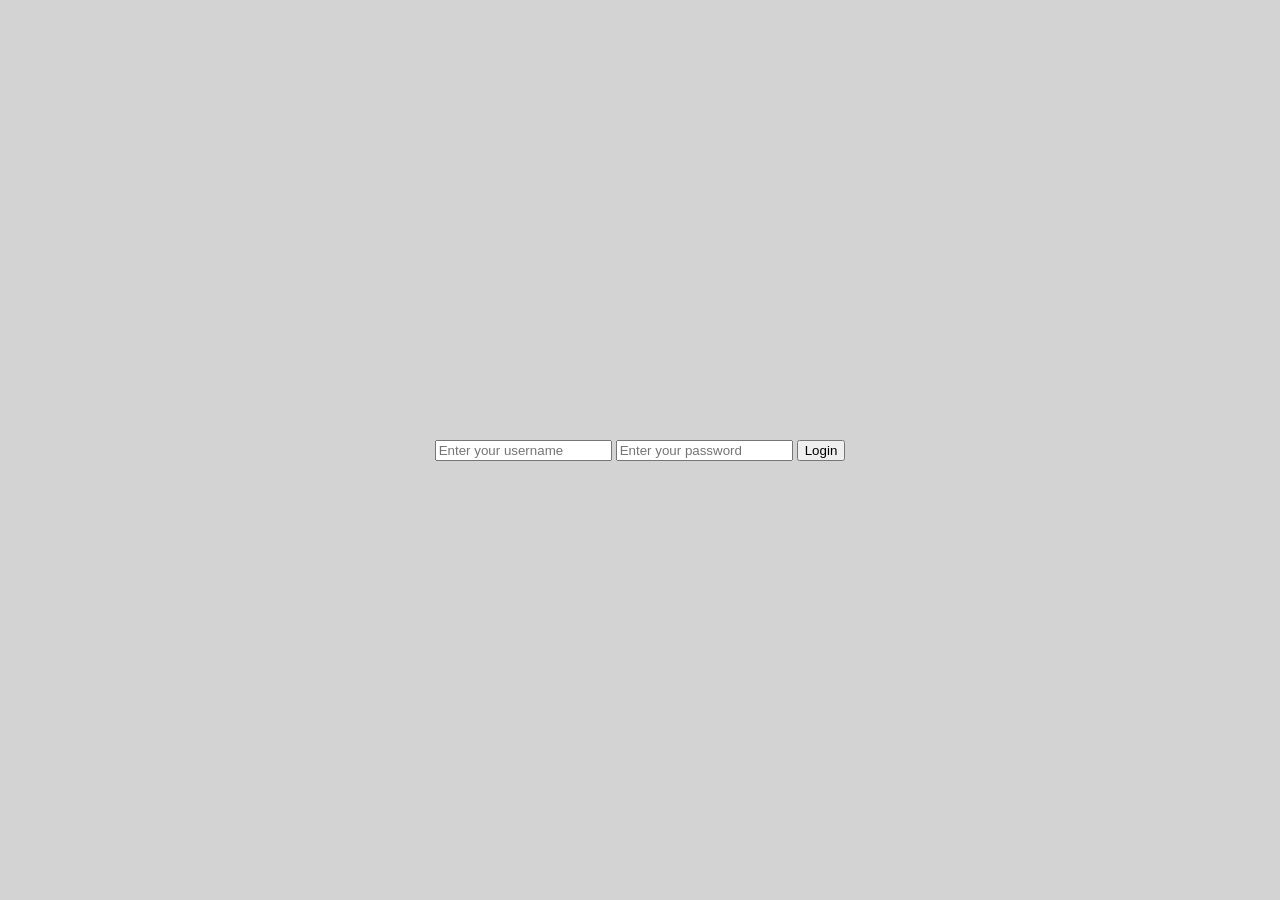
<file: login page/index.html>
<!DOCTYPE html>
<html>
<head>
    <link rel="stylesheet" href="style.css">
</head>
<body>
    <form id="loginForm">
        <input type="text" id="username" placeholder="Enter your username">
        <input type="password" id="password" placeholder="Enter your password">
        <button type="submit">Login</button>
    </form>
    <script src="script.js"></script>
</body>
</html>
</file>
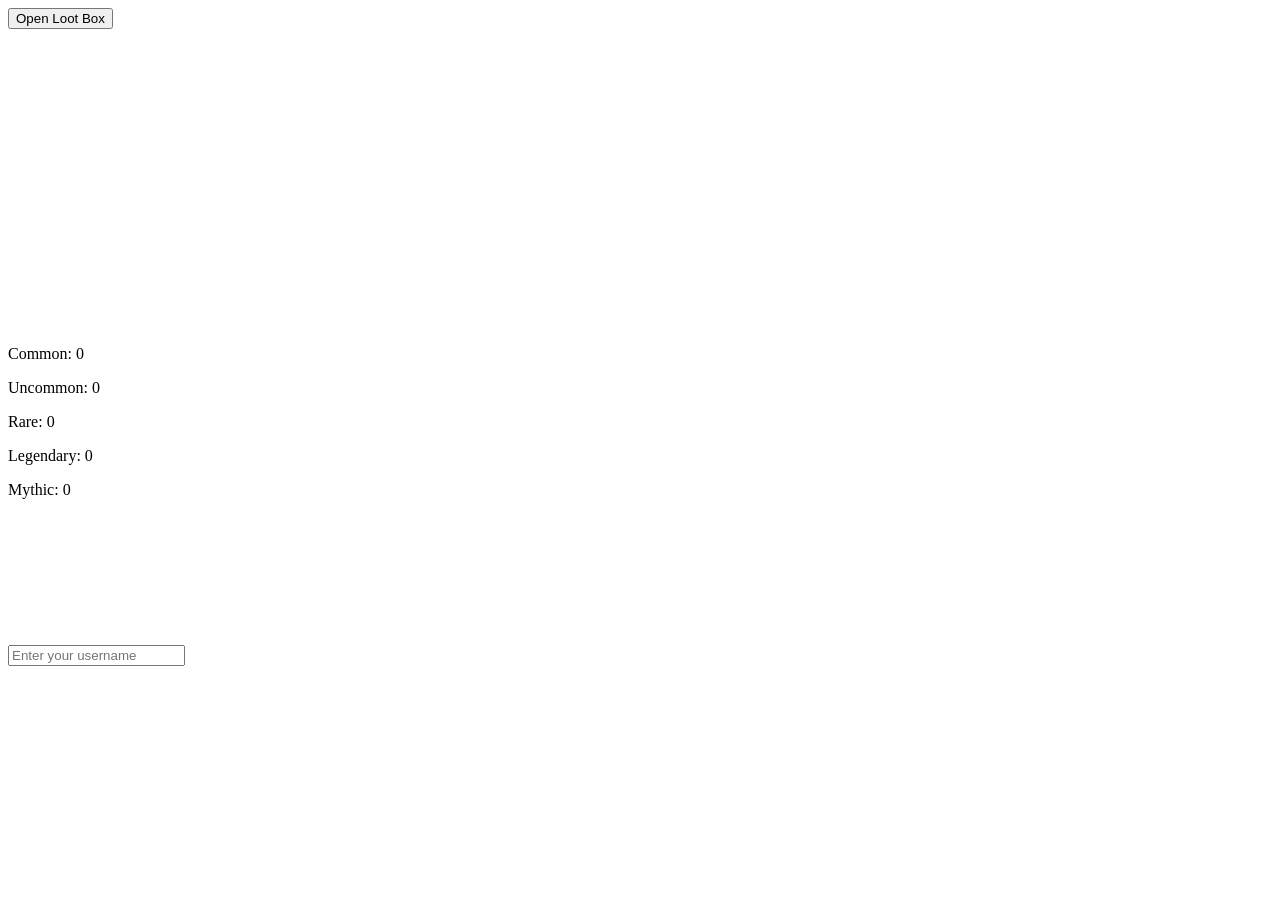
<file: lootbox/index.html>
<!DOCTYPE html>
<html>
<head>
    <link rel="stylesheet" href="style.css">
</head>
<body>
     <button id="roll">Open Loot Box</button>
        <div id="lootbox"></div>
    <script src="script.js"></script>
</body>
</html>

<input type="text" id="username" placeholder="Enter your username">
</file>
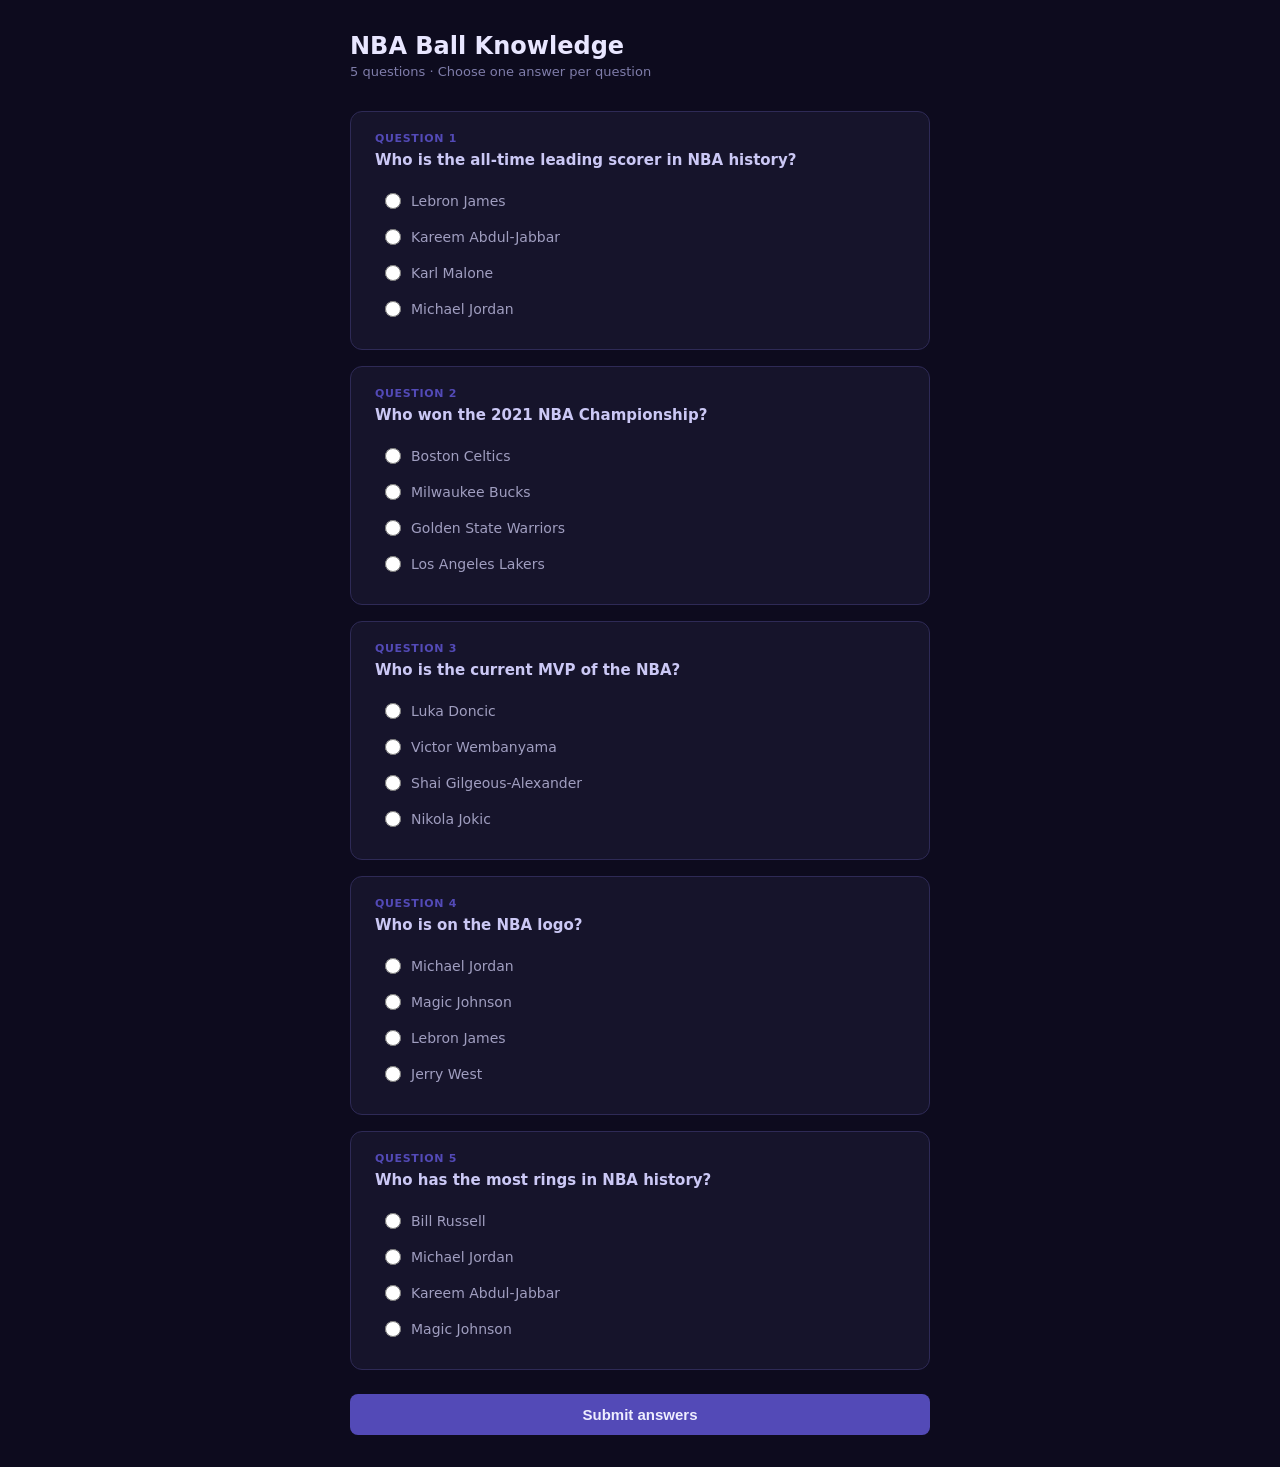
<file: quiz/index.html>
<!DOCTYPE html>
<html lang="en">
<head>
  <meta charset="UTF-8" />
  <meta name="viewport" content="width=device-width, initial-scale=1.0" />
  <title>NBA Ball Knowledge</title>
  <link rel="stylesheet" href="style.css" />
</head>
<body>
 
  <div class="quiz-wrap">
    <h1 class="quiz-title">NBA Ball Knowledge</h1>
    <p class="quiz-subtitle">5 questions · Choose one answer per question</p>
 
    <div class="q-card" id="card1">
      <p class="q-num">Question 1</p>
      <p class="q-text">Who is the all-time leading scorer in NBA history?</p>
      <label class="option-label"><input type="radio" name="q1" value="a"> Lebron James</label>
      <label class="option-label"><input type="radio" name="q1" value="b"> Kareem Abdul-Jabbar</label>
      <label class="option-label"><input type="radio" name="q1" value="c"> Karl Malone</label>
      <label class="option-label"><input type="radio" name="q1" value="d"> Michael Jordan</label>
      <div class="feedback" id="fb1"></div>
    </div>
 
    <div class="q-card" id="card2">
      <p class="q-num">Question 2</p>
      <p class="q-text">Who won the 2021 NBA Championship?</p>
      <label class="option-label"><input type="radio" name="q2" value="a"> Boston Celtics</label>
      <label class="option-label"><input type="radio" name="q2" value="b"> Milwaukee Bucks</label>
      <label class="option-label"><input type="radio" name="q2" value="c"> Golden State Warriors</label>
      <label class="option-label"><input type="radio" name="q2" value="d"> Los Angeles Lakers</label>
      <div class="feedback" id="fb2"></div>
    </div>
 
    <div class="q-card" id="card3">
      <p class="q-num">Question 3</p>
      <p class="q-text">Who is the current MVP of the NBA?</p>
      <label class="option-label"><input type="radio" name="q3" value="a"> Luka Doncic</label>
      <label class="option-label"><input type="radio" name="q3" value="b"> Victor Wembanyama</label>
      <label class="option-label"><input type="radio" name="q3" value="c"> Shai Gilgeous-Alexander</label>
      <label class="option-label"><input type="radio" name="q3" value="d"> Nikola Jokic</label>
      <div class="feedback" id="fb3"></div>
    </div>
 
    <div class="q-card" id="card4">
      <p class="q-num">Question 4</p>
      <p class="q-text">Who is on the NBA logo?</p>
      <label class="option-label"><input type="radio" name="q4" value="a"> Michael Jordan</label>
      <label class="option-label"><input type="radio" name="q4" value="b"> Magic Johnson</label>
      <label class="option-label"><input type="radio" name="q4" value="c"> Lebron James</label>
      <label class="option-label"><input type="radio" name="q4" value="d"> Jerry West</label>
      <div class="feedback" id="fb4"></div>
    </div>
 
    <div class="q-card" id="card5">
      <p class="q-num">Question 5</p>
      <p class="q-text">Who has the most rings in NBA history?</p>
      <label class="option-label"><input type="radio" name="q5" value="a"> Bill Russell</label>
      <label class="option-label"><input type="radio" name="q5" value="b"> Michael Jordan</label>
      <label class="option-label"><input type="radio" name="q5" value="c"> Kareem Abdul-Jabbar</label>
      <label class="option-label"><input type="radio" name="q5" value="d"> Magic Johnson</label>
      <div class="feedback" id="fb5"></div>
    </div>
 
    <button class="submit-btn" id="submitBtn">Submit answers</button>
    <div class="result-box" id="resultBox"></div>
  </div>
 
  <script src="script.js" defer></script>
</body>
</html>
</file>
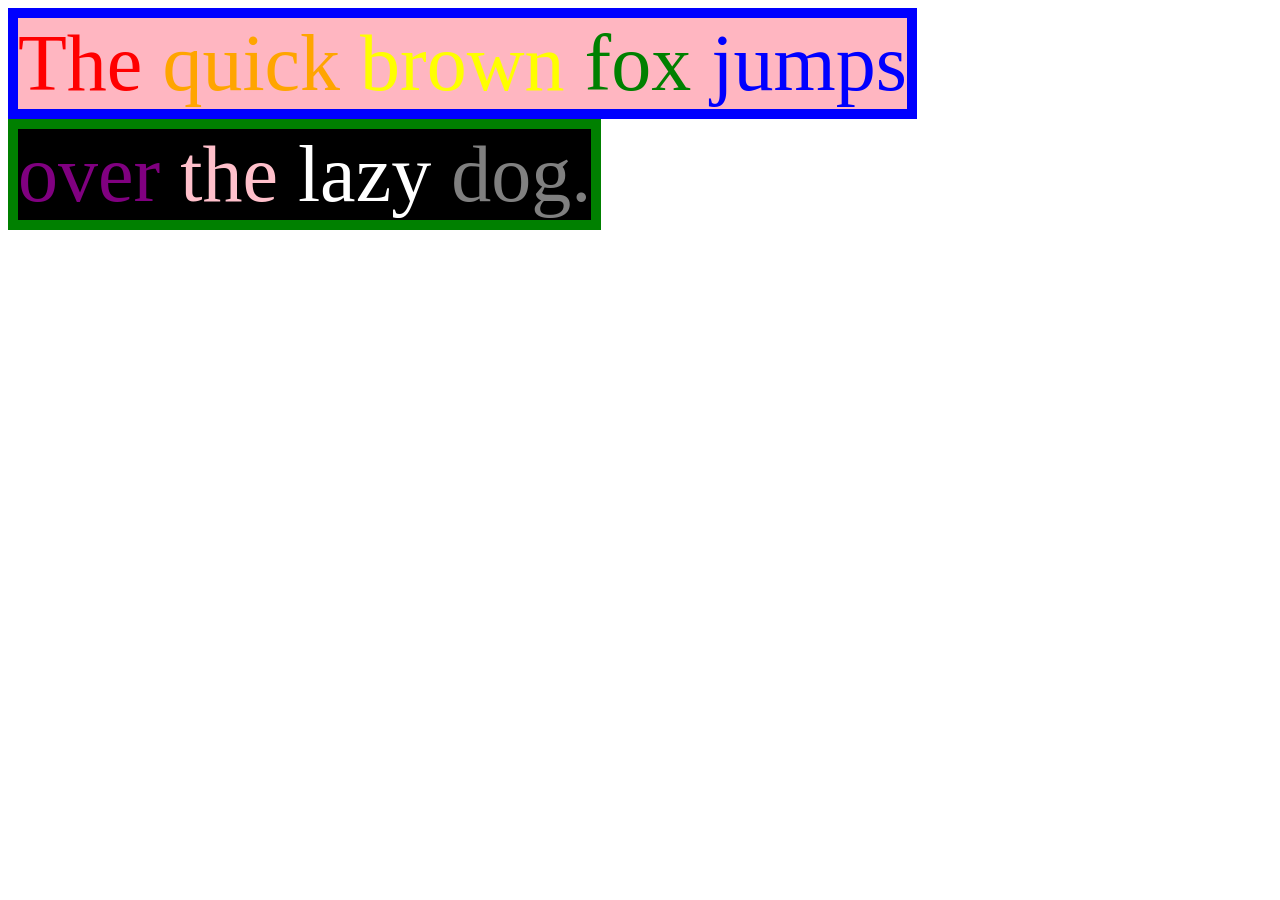
<file: Challenge/challenge2.html>
<!DOCTYPE html>
<html>
<head>
    <link rel="stylesheet" href="challenge2.css">
</head>
<body>
</body>
</html>
<h><span class="salmon-bg"><span class="The">The</span> <span class="quick">quick</span> <span class="brown">brown</span> <span class="fox">fox</span> <span class="jumps">jumps</span></span></h>
<span class="black-bg">
    <span class="over">over</span> 
    <span class="lazy">the</span> 
    <span class="dog">lazy</span> 
    <span class="end">dog</span><span class="period">.</span>
</span>
</file>
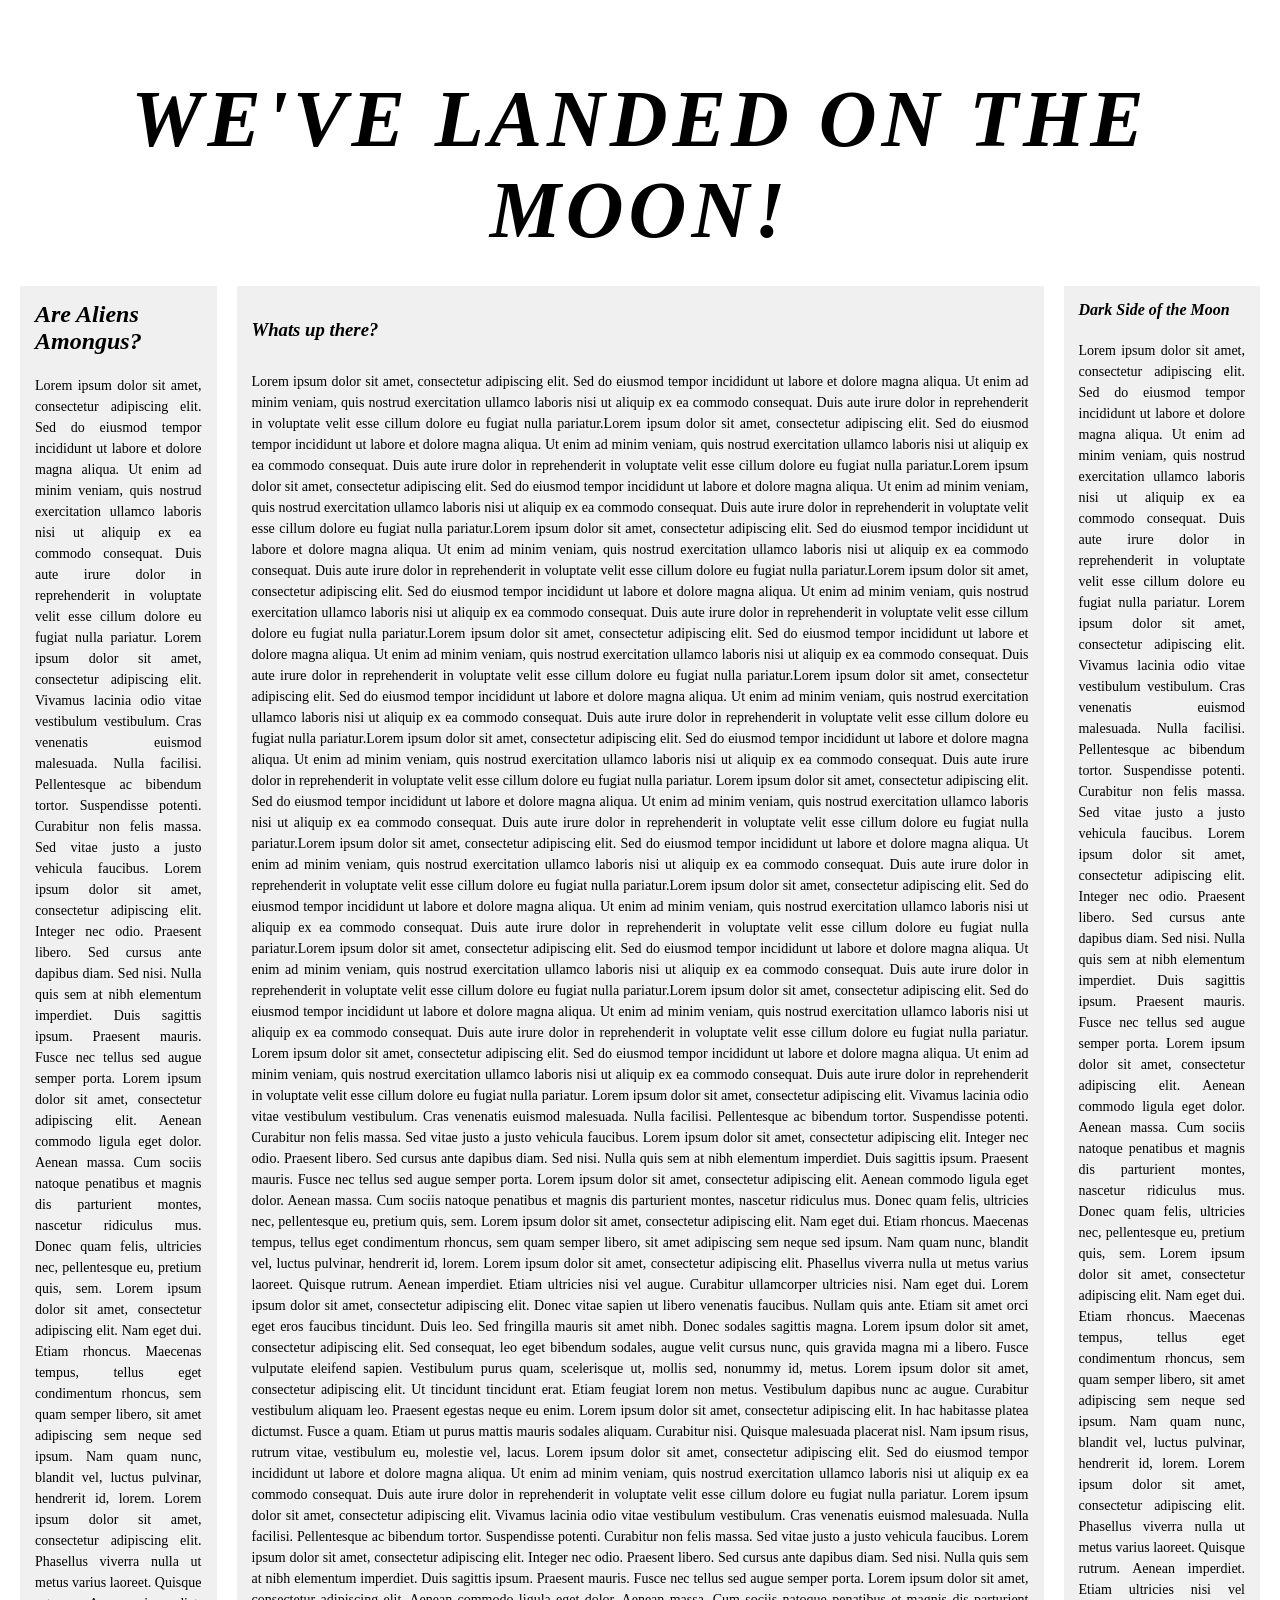
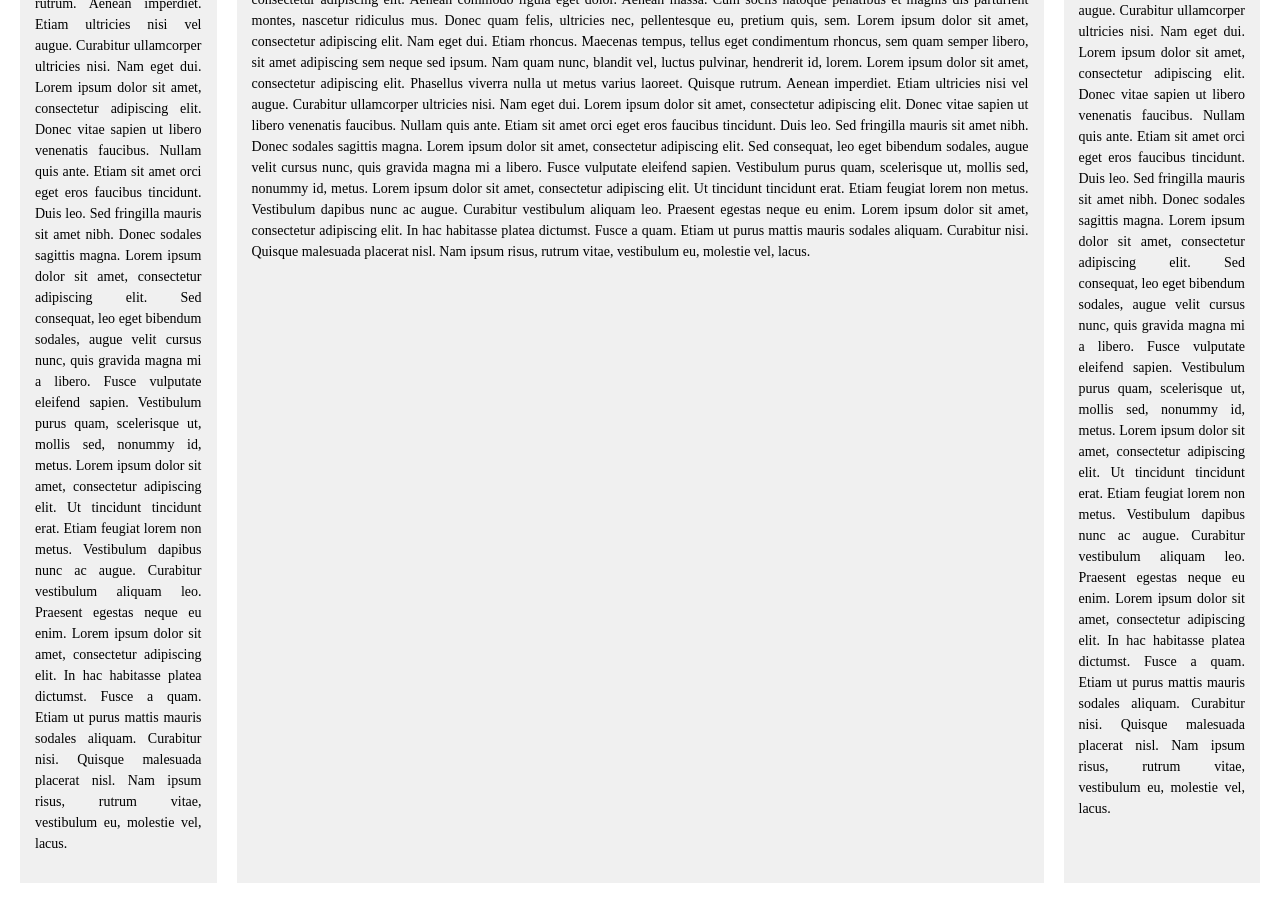
<file: Challenge/challenge4.html>
<!DOCTYPE html>
<html lang="en">
<head>
    <meta charset="UTF-8">
    <title>Moon Landing</title>

    <link rel="stylesheet" href="challenge4.css">
</head>

<body>

    <h1>WE'VE LANDED ON THE MOON!</h1>

    <div class="container">
        <div class="column left">
            <h2>Are Aliens Amongus?</h2>
            <p>
                Lorem ipsum dolor sit amet, consectetur adipiscing elit. Sed do eiusmod tempor incididunt ut labore et dolore magna aliqua. Ut enim ad minim veniam, quis nostrud exercitation ullamco laboris nisi ut aliquip ex ea commodo consequat. Duis aute irure dolor in reprehenderit in voluptate velit esse cillum dolore eu fugiat nulla pariatur.

Lorem ipsum dolor sit amet, consectetur adipiscing elit. Vivamus lacinia odio vitae vestibulum vestibulum. Cras venenatis euismod malesuada. Nulla facilisi. Pellentesque ac bibendum tortor. Suspendisse potenti. Curabitur non felis massa. Sed vitae justo a justo vehicula faucibus.

Lorem ipsum dolor sit amet, consectetur adipiscing elit. Integer nec odio. Praesent libero. Sed cursus ante dapibus diam. Sed nisi. Nulla quis sem at nibh elementum imperdiet. Duis sagittis ipsum. Praesent mauris. Fusce nec tellus sed augue semper porta.

Lorem ipsum dolor sit amet, consectetur adipiscing elit. Aenean commodo ligula eget dolor. Aenean massa. Cum sociis natoque penatibus et magnis dis parturient montes, nascetur ridiculus mus. Donec quam felis, ultricies nec, pellentesque eu, pretium quis, sem.

Lorem ipsum dolor sit amet, consectetur adipiscing elit. Nam eget dui. Etiam rhoncus. Maecenas tempus, tellus eget condimentum rhoncus, sem quam semper libero, sit amet adipiscing sem neque sed ipsum. Nam quam nunc, blandit vel, luctus pulvinar, hendrerit id, lorem.

Lorem ipsum dolor sit amet, consectetur adipiscing elit. Phasellus viverra nulla ut metus varius laoreet. Quisque rutrum. Aenean imperdiet. Etiam ultricies nisi vel augue. Curabitur ullamcorper ultricies nisi. Nam eget dui.

Lorem ipsum dolor sit amet, consectetur adipiscing elit. Donec vitae sapien ut libero venenatis faucibus. Nullam quis ante. Etiam sit amet orci eget eros faucibus tincidunt. Duis leo. Sed fringilla mauris sit amet nibh. Donec sodales sagittis magna.

Lorem ipsum dolor sit amet, consectetur adipiscing elit. Sed consequat, leo eget bibendum sodales, augue velit cursus nunc, quis gravida magna mi a libero. Fusce vulputate eleifend sapien. Vestibulum purus quam, scelerisque ut, mollis sed, nonummy id, metus.

Lorem ipsum dolor sit amet, consectetur adipiscing elit. Ut tincidunt tincidunt erat. Etiam feugiat lorem non metus. Vestibulum dapibus nunc ac augue. Curabitur vestibulum aliquam leo. Praesent egestas neque eu enim.

Lorem ipsum dolor sit amet, consectetur adipiscing elit. In hac habitasse platea dictumst. Fusce a quam. Etiam ut purus mattis mauris sodales aliquam. Curabitur nisi. Quisque malesuada placerat nisl. Nam ipsum risus, rutrum vitae, vestibulum eu, molestie vel, lacus.

            </p>
        </div>

        <div class="column middle">
            <h3>Whats up there?</h3>
            <p>
             Lorem ipsum dolor sit amet, consectetur adipiscing elit. Sed do eiusmod tempor incididunt ut labore et dolore magna aliqua. Ut enim ad minim veniam, quis nostrud exercitation ullamco laboris nisi ut aliquip ex ea commodo consequat. Duis aute irure dolor in reprehenderit in voluptate velit esse cillum dolore eu fugiat nulla pariatur.Lorem ipsum dolor sit amet, consectetur adipiscing elit. Sed do eiusmod tempor incididunt ut labore et dolore magna aliqua. Ut enim ad minim veniam, quis nostrud exercitation ullamco laboris nisi ut aliquip ex ea commodo consequat. Duis aute irure dolor in reprehenderit in voluptate velit esse cillum dolore eu fugiat nulla pariatur.Lorem ipsum dolor sit amet, consectetur adipiscing elit. Sed do eiusmod tempor incididunt ut labore et dolore magna aliqua. Ut enim ad minim veniam, quis nostrud exercitation ullamco laboris nisi ut aliquip ex ea commodo consequat. Duis aute irure dolor in reprehenderit in voluptate velit esse cillum dolore eu fugiat nulla pariatur.Lorem ipsum dolor sit amet, consectetur adipiscing elit. Sed do eiusmod tempor incididunt ut labore et dolore magna aliqua. Ut enim ad minim veniam, quis nostrud exercitation ullamco laboris nisi ut aliquip ex ea commodo consequat. Duis aute irure dolor in reprehenderit in voluptate velit esse cillum dolore eu fugiat nulla pariatur.Lorem ipsum dolor sit amet, consectetur adipiscing elit. Sed do eiusmod tempor incididunt ut labore et dolore magna aliqua. Ut enim ad minim veniam, quis nostrud exercitation ullamco laboris nisi ut aliquip ex ea commodo consequat. Duis aute irure dolor in reprehenderit in voluptate velit esse cillum dolore eu fugiat nulla pariatur.Lorem ipsum dolor sit amet, consectetur adipiscing elit. Sed do eiusmod tempor incididunt ut labore et dolore magna aliqua. Ut enim ad minim veniam, quis nostrud exercitation ullamco laboris nisi ut aliquip ex ea commodo consequat. Duis aute irure dolor in reprehenderit in voluptate velit esse cillum dolore eu fugiat nulla pariatur.Lorem ipsum dolor sit amet, consectetur adipiscing elit. Sed do eiusmod tempor incididunt ut labore et dolore magna aliqua. Ut enim ad minim veniam, quis nostrud exercitation ullamco laboris nisi ut aliquip ex ea commodo consequat. Duis aute irure dolor in reprehenderit in voluptate velit esse cillum dolore eu fugiat nulla pariatur.Lorem ipsum dolor sit amet, consectetur adipiscing elit. Sed do eiusmod tempor incididunt ut labore et dolore magna aliqua. Ut enim ad minim veniam, quis nostrud exercitation ullamco laboris nisi ut aliquip ex ea commodo consequat. Duis aute irure dolor in reprehenderit in voluptate velit esse cillum dolore eu fugiat nulla pariatur. Lorem ipsum dolor sit amet, consectetur adipiscing elit. Sed do eiusmod tempor incididunt ut labore et dolore magna aliqua. Ut enim ad minim veniam, quis nostrud exercitation ullamco laboris nisi ut aliquip ex ea commodo consequat. Duis aute irure dolor in reprehenderit in voluptate velit esse cillum dolore eu fugiat nulla pariatur.Lorem ipsum dolor sit amet, consectetur adipiscing elit. Sed do eiusmod tempor incididunt ut labore et dolore magna aliqua. Ut enim ad minim veniam, quis nostrud exercitation ullamco laboris nisi ut aliquip ex ea commodo consequat. Duis aute irure dolor in reprehenderit in voluptate velit esse cillum dolore eu fugiat nulla pariatur.Lorem ipsum dolor sit amet, consectetur adipiscing elit. Sed do eiusmod tempor incididunt ut labore et dolore magna aliqua. Ut enim ad minim veniam, quis nostrud exercitation ullamco laboris nisi ut aliquip ex ea commodo consequat. Duis aute irure dolor in reprehenderit in voluptate velit esse cillum dolore eu fugiat nulla pariatur.Lorem ipsum dolor sit amet, consectetur adipiscing elit. Sed do eiusmod tempor incididunt ut labore et dolore magna aliqua. Ut enim ad minim veniam, quis nostrud exercitation ullamco laboris nisi ut aliquip ex ea commodo consequat. Duis aute irure dolor in reprehenderit in voluptate velit esse cillum dolore eu fugiat nulla pariatur.Lorem ipsum dolor sit amet, consectetur adipiscing elit. Sed do eiusmod tempor incididunt ut labore et dolore magna aliqua. Ut enim ad minim veniam, quis nostrud exercitation ullamco laboris nisi ut aliquip ex ea commodo consequat. Duis aute irure dolor in reprehenderit in voluptate velit esse cillum dolore eu fugiat nulla pariatur. Lorem ipsum dolor sit amet, consectetur adipiscing elit. Sed do eiusmod tempor incididunt ut labore et dolore magna aliqua. Ut enim ad minim veniam, quis nostrud exercitation ullamco laboris nisi ut aliquip ex ea commodo consequat. Duis aute irure dolor in reprehenderit in voluptate velit esse cillum dolore eu fugiat nulla pariatur.

Lorem ipsum dolor sit amet, consectetur adipiscing elit. Vivamus lacinia odio vitae vestibulum vestibulum. Cras venenatis euismod malesuada. Nulla facilisi. Pellentesque ac bibendum tortor. Suspendisse potenti. Curabitur non felis massa. Sed vitae justo a justo vehicula faucibus.

Lorem ipsum dolor sit amet, consectetur adipiscing elit. Integer nec odio. Praesent libero. Sed cursus ante dapibus diam. Sed nisi. Nulla quis sem at nibh elementum imperdiet. Duis sagittis ipsum. Praesent mauris. Fusce nec tellus sed augue semper porta.

Lorem ipsum dolor sit amet, consectetur adipiscing elit. Aenean commodo ligula eget dolor. Aenean massa. Cum sociis natoque penatibus et magnis dis parturient montes, nascetur ridiculus mus. Donec quam felis, ultricies nec, pellentesque eu, pretium quis, sem.

Lorem ipsum dolor sit amet, consectetur adipiscing elit. Nam eget dui. Etiam rhoncus. Maecenas tempus, tellus eget condimentum rhoncus, sem quam semper libero, sit amet adipiscing sem neque sed ipsum. Nam quam nunc, blandit vel, luctus pulvinar, hendrerit id, lorem.

Lorem ipsum dolor sit amet, consectetur adipiscing elit. Phasellus viverra nulla ut metus varius laoreet. Quisque rutrum. Aenean imperdiet. Etiam ultricies nisi vel augue. Curabitur ullamcorper ultricies nisi. Nam eget dui.

Lorem ipsum dolor sit amet, consectetur adipiscing elit. Donec vitae sapien ut libero venenatis faucibus. Nullam quis ante. Etiam sit amet orci eget eros faucibus tincidunt. Duis leo. Sed fringilla mauris sit amet nibh. Donec sodales sagittis magna.

Lorem ipsum dolor sit amet, consectetur adipiscing elit. Sed consequat, leo eget bibendum sodales, augue velit cursus nunc, quis gravida magna mi a libero. Fusce vulputate eleifend sapien. Vestibulum purus quam, scelerisque ut, mollis sed, nonummy id, metus.

Lorem ipsum dolor sit amet, consectetur adipiscing elit. Ut tincidunt tincidunt erat. Etiam feugiat lorem non metus. Vestibulum dapibus nunc ac augue. Curabitur vestibulum aliquam leo. Praesent egestas neque eu enim.

Lorem ipsum dolor sit amet, consectetur adipiscing elit. In hac habitasse platea dictumst. Fusce a quam. Etiam ut purus mattis mauris sodales aliquam. Curabitur nisi. Quisque malesuada placerat nisl. Nam ipsum risus, rutrum vitae, vestibulum eu, molestie vel, lacus.
Lorem ipsum dolor sit amet, consectetur adipiscing elit. Sed do eiusmod tempor incididunt ut labore et dolore magna aliqua. Ut enim ad minim veniam, quis nostrud exercitation ullamco laboris nisi ut aliquip ex ea commodo consequat. Duis aute irure dolor in reprehenderit in voluptate velit esse cillum dolore eu fugiat nulla pariatur.

Lorem ipsum dolor sit amet, consectetur adipiscing elit. Vivamus lacinia odio vitae vestibulum vestibulum. Cras venenatis euismod malesuada. Nulla facilisi. Pellentesque ac bibendum tortor. Suspendisse potenti. Curabitur non felis massa. Sed vitae justo a justo vehicula faucibus.

Lorem ipsum dolor sit amet, consectetur adipiscing elit. Integer nec odio. Praesent libero. Sed cursus ante dapibus diam. Sed nisi. Nulla quis sem at nibh elementum imperdiet. Duis sagittis ipsum. Praesent mauris. Fusce nec tellus sed augue semper porta.

Lorem ipsum dolor sit amet, consectetur adipiscing elit. Aenean commodo ligula eget dolor. Aenean massa. Cum sociis natoque penatibus et magnis dis parturient montes, nascetur ridiculus mus. Donec quam felis, ultricies nec, pellentesque eu, pretium quis, sem.

Lorem ipsum dolor sit amet, consectetur adipiscing elit. Nam eget dui. Etiam rhoncus. Maecenas tempus, tellus eget condimentum rhoncus, sem quam semper libero, sit amet adipiscing sem neque sed ipsum. Nam quam nunc, blandit vel, luctus pulvinar, hendrerit id, lorem.

Lorem ipsum dolor sit amet, consectetur adipiscing elit. Phasellus viverra nulla ut metus varius laoreet. Quisque rutrum. Aenean imperdiet. Etiam ultricies nisi vel augue. Curabitur ullamcorper ultricies nisi. Nam eget dui.

Lorem ipsum dolor sit amet, consectetur adipiscing elit. Donec vitae sapien ut libero venenatis faucibus. Nullam quis ante. Etiam sit amet orci eget eros faucibus tincidunt. Duis leo. Sed fringilla mauris sit amet nibh. Donec sodales sagittis magna.

Lorem ipsum dolor sit amet, consectetur adipiscing elit. Sed consequat, leo eget bibendum sodales, augue velit cursus nunc, quis gravida magna mi a libero. Fusce vulputate eleifend sapien. Vestibulum purus quam, scelerisque ut, mollis sed, nonummy id, metus.

Lorem ipsum dolor sit amet, consectetur adipiscing elit. Ut tincidunt tincidunt erat. Etiam feugiat lorem non metus. Vestibulum dapibus nunc ac augue. Curabitur vestibulum aliquam leo. Praesent egestas neque eu enim.

Lorem ipsum dolor sit amet, consectetur adipiscing elit. In hac habitasse platea dictumst. Fusce a quam. Etiam ut purus mattis mauris sodales aliquam. Curabitur nisi. Quisque malesuada placerat nisl. Nam ipsum risus, rutrum vitae, vestibulum eu, molestie vel, lacus.

            </p>
        </div>

        <div class="column right">
            <h4>Dark Side of the Moon</h4>
            <p>
                Lorem ipsum dolor sit amet, consectetur adipiscing elit. Sed do eiusmod tempor incididunt ut labore et dolore magna aliqua. Ut enim ad minim veniam, quis nostrud exercitation ullamco laboris nisi ut aliquip ex ea commodo consequat. Duis aute irure dolor in reprehenderit in voluptate velit esse cillum dolore eu fugiat nulla pariatur.

Lorem ipsum dolor sit amet, consectetur adipiscing elit. Vivamus lacinia odio vitae vestibulum vestibulum. Cras venenatis euismod malesuada. Nulla facilisi. Pellentesque ac bibendum tortor. Suspendisse potenti. Curabitur non felis massa. Sed vitae justo a justo vehicula faucibus.

Lorem ipsum dolor sit amet, consectetur adipiscing elit. Integer nec odio. Praesent libero. Sed cursus ante dapibus diam. Sed nisi. Nulla quis sem at nibh elementum imperdiet. Duis sagittis ipsum. Praesent mauris. Fusce nec tellus sed augue semper porta.

Lorem ipsum dolor sit amet, consectetur adipiscing elit. Aenean commodo ligula eget dolor. Aenean massa. Cum sociis natoque penatibus et magnis dis parturient montes, nascetur ridiculus mus. Donec quam felis, ultricies nec, pellentesque eu, pretium quis, sem.

Lorem ipsum dolor sit amet, consectetur adipiscing elit. Nam eget dui. Etiam rhoncus. Maecenas tempus, tellus eget condimentum rhoncus, sem quam semper libero, sit amet adipiscing sem neque sed ipsum. Nam quam nunc, blandit vel, luctus pulvinar, hendrerit id, lorem.

Lorem ipsum dolor sit amet, consectetur adipiscing elit. Phasellus viverra nulla ut metus varius laoreet. Quisque rutrum. Aenean imperdiet. Etiam ultricies nisi vel augue. Curabitur ullamcorper ultricies nisi. Nam eget dui.

Lorem ipsum dolor sit amet, consectetur adipiscing elit. Donec vitae sapien ut libero venenatis faucibus. Nullam quis ante. Etiam sit amet orci eget eros faucibus tincidunt. Duis leo. Sed fringilla mauris sit amet nibh. Donec sodales sagittis magna.

Lorem ipsum dolor sit amet, consectetur adipiscing elit. Sed consequat, leo eget bibendum sodales, augue velit cursus nunc, quis gravida magna mi a libero. Fusce vulputate eleifend sapien. Vestibulum purus quam, scelerisque ut, mollis sed, nonummy id, metus.

Lorem ipsum dolor sit amet, consectetur adipiscing elit. Ut tincidunt tincidunt erat. Etiam feugiat lorem non metus. Vestibulum dapibus nunc ac augue. Curabitur vestibulum aliquam leo. Praesent egestas neque eu enim.

Lorem ipsum dolor sit amet, consectetur adipiscing elit. In hac habitasse platea dictumst. Fusce a quam. Etiam ut purus mattis mauris sodales aliquam. Curabitur nisi. Quisque malesuada placerat nisl. Nam ipsum risus, rutrum vitae, vestibulum eu, molestie vel, lacus.

            </p>
        </div>
    </div>

</body>
</html>
</file>
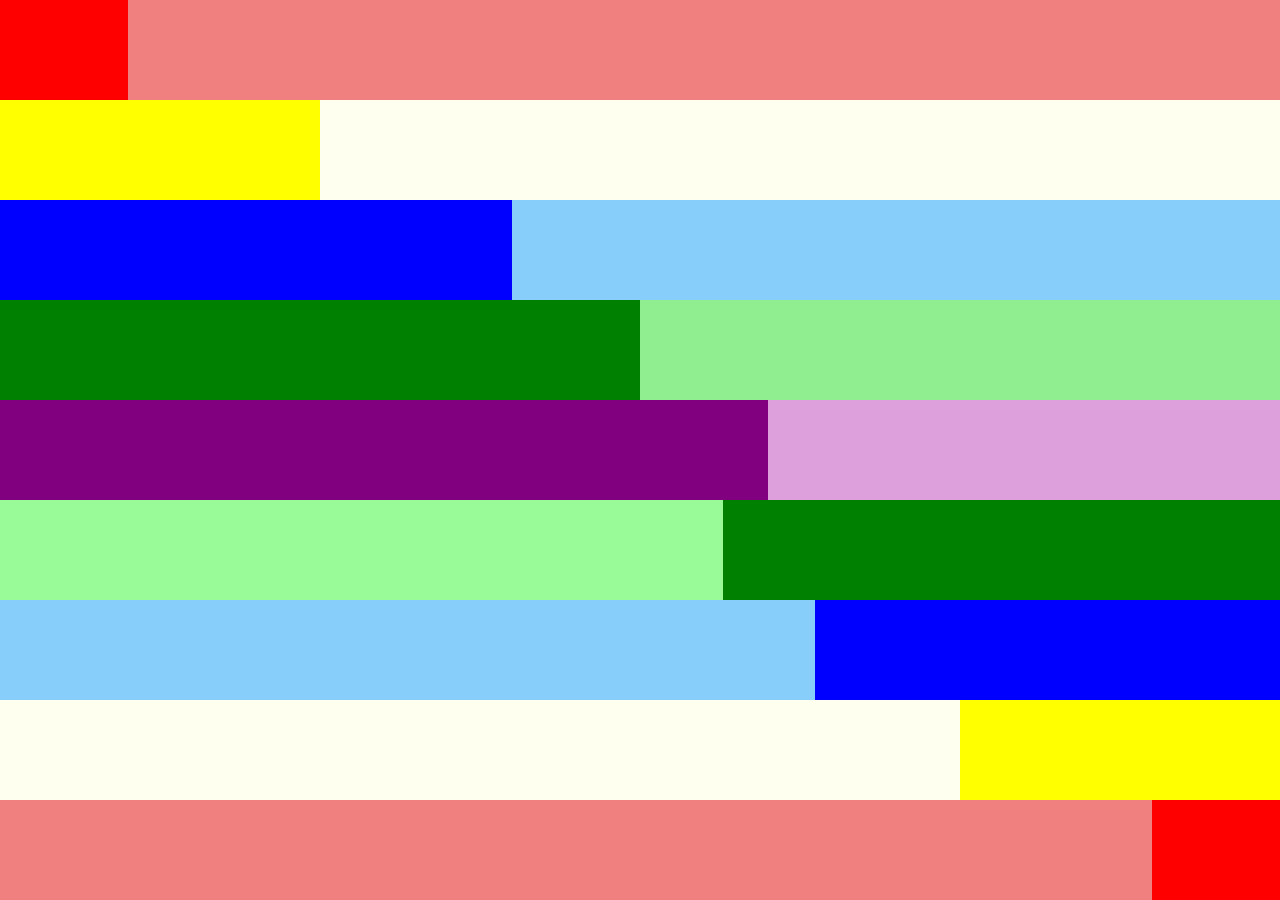
<file: Challenge/challenge5.html>
<!DOCTYPE html>
<html lang="en">
<head>
    <meta charset="UTF-8">
    <title>Challenge 5</title>
    <link rel="stylesheet" href="challenge5.css">
</head>
<body>

    <div class="row">
        <div class="red"></div>
        <div class="pink"></div>
    </div>

    <div class="row">
        <div class="yellow"></div>
        <div class="cream"></div>
    </div>

    <div class="row">
        <div class="blue-dark"></div>
        <div class="blue-light"></div>
    </div>

    <div class="row">
        <div class="green-dark"></div>
        <div class="green-light"></div>
    </div>

    <div class="row">
        <div class="purple-dark"></div>
        <div class="purple-light"></div>
    </div>

    <div class="row">
        <div class="mint"></div>
        <div class="green-dark"></div>
    </div>

    <div class="row">
        <div class="sky"></div>
        <div class="blue-dark"></div>
    </div>

    <div class="row">
        <div class="cream"></div>
        <div class="yellow"></div>
    </div>

    <div class="row">
        <div class="pink"></div>
        <div class="red"></div>
    </div>

</body>
</html>
</file>
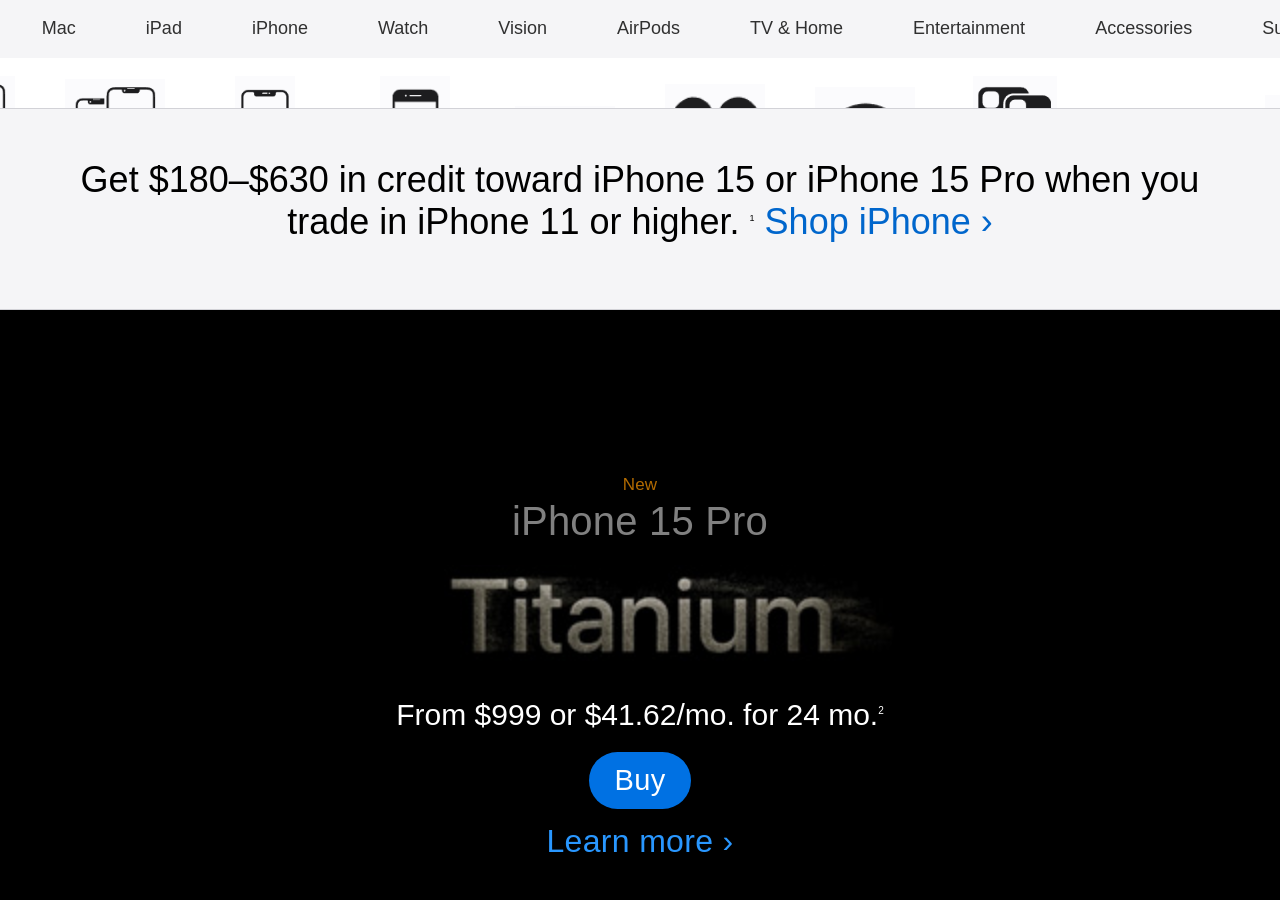
<file: Challenge/finalchallenge.html>
<!DOCTYPE html>
<html lang="en">
<head>
  <meta charset="UTF-8">
  <meta name="viewport" content="width=device-width, initial-scale=1.0">
  <title>Apple Final</title>
  <link rel="stylesheet" href="finalchallenge.css">
</head>
<body>

<header class="top-nav">
  <div class="nav-container">
    <img src="AppleLogo.PNG" class="apple-logo">
    <nav class="main-nav">
      <span>Store</span>
      <span>Mac</span>
      <span>iPad</span>
      <span>iPhone</span>
      <span>Watch</span>
      <span>Vision</span>
      <span>AirPods</span>
      <span>TV &amp; Home</span>
      <span>Entertainment</span>
      <span>Accessories</span>
      <span>Support</span>
    </nav>
    <div class="nav-icons">
      <img src="Search.PNG" class="nav-icon-img">
      <img src="Cart.PNG" class="nav-icon-img">
    </div>
  </div>
</header>

<section class="icon-row">
  <div class="icon-item">
    <img src="Double.PNG">
    <p>iPhone 15 Pro</p>
    <span class="new-tag">New</span>
  </div>
  <div class="icon-item">
    <img src="Double.PNG">
    <p>iPhone 15</p>
    <span class="new-tag">New</span>
  </div>
  <div class="icon-item">
    <img src="Double.PNG">
    <p>iPhone 14</p>
  </div>
  <div class="icon-item">
    <img src="Single.PNG">
    <p>iPhone 13</p>
  </div>
  <div class="icon-item">
    <img src="SE.PNG">
    <p>iPhone SE</p>
  </div>
  <div class="icon-item">
    <img src="compare.PNG">
    <p>Compare</p>
  </div>
  <div class="icon-item">
    <img src="finalchallenge.PNG">
    <p>AirPods</p>
  </div>
  <div class="icon-item">
    <img src="Airtag.PNG">
    <p>AirTag</p>
  </div>
  <div class="icon-item">
    <img src="Accessories.PNG">
    <p>Accessories</p>
  </div>
  <div class="icon-item">
    <img src="AppleCard.PNG">
    <p>Apple Card</p>
  </div>
  <div class="icon-item">
    <img src="iOS.PNG">
    <p>iOS 17</p>
  </div>
  <div class="icon-item">
    <img src="Shop.PNG">
    <p>Shop iPhone</p>
  </div>
</section>

<div class="promo-wrapper">
  <p class="promo">
    Get $180–$630 in credit toward iPhone 15 or iPhone 15 Pro when you <br>
    trade in iPhone 11 or higher. <sup>1</sup> 
     <span class="promo-link">Shop iPhone &rsaquo;</span>
  </p>
</div>

<section class="hero">
  <p class="hero-new">New</p>
  <h1 class="hero-title">iPhone 15 Pro</h1>
  <img src="Titanium.jpg" class="hero-titanium">
  <p class="hero-price">From $999 or $41.62/mo. for 24 mo.<sup>2</sup></p>
  <div class="hero-buttons">
    <button class="btn-buy">Buy</button>
    <span class="btn-learn">Learn more &rsaquo;</span>
  </div>
</section>

</body>
</html>
</file>
<file: login page/style.css>
body {
    display: flex;
    justify-content: center;
    align-items: center;
    min-height: 100vh;
    margin: 0;
}
body {
    display: flex;
    justify-content: center;
    align-items: center;
    min-height: 100vh;
    margin: 0;
    background-color: lightgrey;
}
</file>
<file: lootbox/style.css>
div {
    width: 300px;
    height: 300px;
    border: 10px
}
</file>
<file: quiz/style.css>
* {
  box-sizing: border-box;
  margin: 0;
  padding: 0;
}
 
body {
  font-family: system-ui, sans-serif;
  background: #0d0b1e;
  color: #cbc8f5;
  padding: 2rem 1rem;
  min-height: 100vh;
}
 
.quiz-wrap {
  max-width: 580px;
  margin: 0 auto;
}
 
.quiz-title {
  font-size: 24px;
  font-weight: 600;
  color: #e8e6ff;
  margin-bottom: 4px;
}
 
.quiz-subtitle {
  font-size: 13px;
  color: #7f7daa;
  margin-bottom: 2rem;
}
 
.q-card {
  background: #16142b;
  border: 0.5px solid #2e2a56;
  border-radius: 12px;
  padding: 1.25rem 1.5rem;
  margin-bottom: 1rem;
  transition: border-color 0.2s, background 0.2s;
}
 
.q-card.correct {
  background: #0f2318;
  border-color: #3b6d11;
}
 
.q-card.wrong {
  background: #200f0f;
  border-color: #791f1f;
}
 
.q-num {
  font-size: 11px;
  font-weight: 600;
  text-transform: uppercase;
  letter-spacing: 0.06em;
  color: #534ab7;
  margin-bottom: 6px;
}
 
.q-text {
  font-size: 15px;
  font-weight: 600;
  color: #cbc8f5;
  margin-bottom: 1rem;
}
 
.option-label {
  display: flex;
  align-items: center;
  gap: 10px;
  padding: 8px 10px;
  border-radius: 8px;
  cursor: pointer;
  font-size: 14px;
  color: #a09ec0;
  margin-bottom: 4px;
  transition: background 0.12s, color 0.12s;
}
 
.option-label:hover {
  background: #1e1a38;
  color: #cbc8f5;
}
 
.option-label input[type="radio"] {
  accent-color: #7f77dd;
  width: 16px;
  height: 16px;
  flex-shrink: 0;
}
 
.feedback {
  display: none;
  font-size: 13px;
  margin-top: 10px;
  padding-top: 10px;
  border-top: 0.5px solid #2e2a56;
}
 
.submit-btn {
  display: block;
  width: 100%;
  padding: 12px;
  background: #534ab7;
  color: #eeedfe;
  border: none;
  border-radius: 8px;
  font-size: 15px;
  font-weight: 600;
  cursor: pointer;
  margin-top: 1.5rem;
  transition: background 0.12s;
}
 
.submit-btn:hover {
  background: #7f77dd;
}
 
.result-box {
  display: none;
  margin-top: 1.25rem;
  padding: 1rem 1.25rem;
  border-radius: 12px;
  font-size: 15px;
  font-weight: 500;
}
 
.result-pass {
  background: #0f2318;
  color: #97c459;
  border: 0.5px solid #3b6d11;
}
 
.result-fail {
  background: #200f0f;
  color: #f09595;
  border: 0.5px solid #791f1f;
}
</file>
<file: Challenge/challenge2.css>
﻿body {
    font-size: 80px;
    text-align: left;
}
.salmon-bg {
    background-color: lightpink;
    border: 10px solid blue;
    display: inline-block;
    margin-right: -20px;
    vertical-align: top;
}
.The {
    color: red;
}
.quick {
    color: orange;
}
.brown {
    color: yellow;
}
.fox {
    color: green;
}
.jumps {
    color: blue;
}
.over {
    color: #800080;
}
.black-bg {
    background-color: black;
    border: 10px solid green;
    display: inline-block;
    vertical-align: top;
}
.lazy {
    color: pink;
}

.dog {
    color: white;
}

.end {
    color: gray;
}

.period {
    color: gray;
}
</file>
<file: Challenge/challenge4.css>
body {
    font-family: Georgia, serif;
    background-color: white;
    margin: 0;
    padding: 20px;
}

h1 {
    font-size: 80px;
    font-style: italic;
    letter-spacing: 5px;
    text-align: center;
    margin-bottom: 30px;
}

.container {
    display: flex;
    gap: 20px;
}

.column {
    background-color: #f0f0f0;
    padding: 15px;
}

.left {
    width: 15%;
}

.middle {
    width: 70%;
}

.right {
    width: 15%;
}

h2, h4 {
    font-style: italic;
    margin-top: 0;
}
h3{
    font-style: italic;
    margin-bottom: 30px;
}

p {
    font-size: 14px;
    line-height: 1.5;
    text-align: justify;
}
</file>
<file: Challenge/challenge5.css>
body {
    margin: 0;
}

html, body {
    height: 100%;
}

.row {
    display: flex;
    height: calc(100vh / 9); 
}

.row div {
    height: 100%;
}

.red { background: red; width: 10%; }
.pink { background: lightcoral; width: 90%; }

.yellow { background: yellow; width: 25%; }
.cream { background: ivory; width: 75%; }

.blue-dark { background: blue; width: 40%; }
.blue-light { background: lightskyblue; width: 60%; }

.green-dark { background: green; width: 50%; }
.green-light { background: lightgreen; width: 50%; }

.purple-dark { background: purple; width: 60%; }
.purple-light { background: plum; width: 40%; }

.mint { background: palegreen; width: 65%; }
.sky { background: lightskyblue; width: 70%; }
</file>
<file: Challenge/finalchallenge.css>
* {
  margin: 0;
  padding: 0;
  box-sizing: border-box;
  font-family: -apple-system, BlinkMacSystemFont, "Helvetica Neue", sans-serif;
}

html, body {
  height: 100%;
  min-height: 100vh;
  display: flex;
  flex-direction: column;
}

.top-nav {
  background-color: #f5f5f7;
  width: 100%;
  height: 70px;
}

.nav-container {
  display: flex;
  align-items: center;
  justify-content: center;
  width: 100%;        
  padding: 11px 30px;
  gap: 20px;;
}


.apple-logo {
  width: 30px;
  height: auto;
}

.main-nav {
  display: flex;
  align-items: center;
}

.main-nav span {
  font-size: 18px;
  color: #303030;
  padding-left: 70px;  
  white-space: nowrap;
  cursor: default;
  width: auto;          
}

.nav-icons {
  display: flex;
  align-items: center;
  gap: 30px;
  margin-left: 40px;
}

.nav-icon-img {
  width: 28px;
  height: auto;
  cursor: pointer;
}

.icon-row {
  display: flex;
  justify-content: center;
  align-items: flex-start;
  padding: 18px 0 14px;       
  background: #fff;
  border-bottom: 1px solid #d2d2d7;
  overflow-x: auto;
  height: 200px; 
}

.icon-item {
  display: flex;
  flex-direction: column;
  align-items: center;
  width: 150px;                
  padding: 0 4px;
  cursor: default;
  text-align: center;
  flex-shrink: 0;
  height: 160px;
}

.icon-item img {
  width: 100px;                
  height: 120px;                 
  object-fit: contain;
  margin-bottom: 6px;  
  object-position: bottom;  
}

.icon-item p {
  font-size: 17px;              
  color: #1d1d1f;
  line-height: 1.3;
  white-space: nowrap;
}

.new-tag {
  display: block;
  color: #ff6800;
  font-size: 12px;            
  line-height: 1.3;
}

.promo {
  width: 100%;
  box-sizing: border-box;
  background-color: #f5f5f7;
  text-align: center;
  padding: 50px 0;
  height: 200px;
 font-size: 36px;
  }


.promo-wrapper {
  background-color: #f5f5f7;
  border-bottom: 1px solid #d2d2d7;
  width: 100%;
}

.promo sup {
  font-size: 9px;
  vertical-align: super;
}

.promo-link {
  color: #0066cc;
  cursor: pointer;
}

.hero {
  flex: 1;
  background-color: #000;
  color: #fff;
  text-align: center;
  display: flex;
  flex-direction: column;
  align-items: center;
  justify-content: flex-start;
  padding: 165px 20px 40px;
}

.hero-new {
  color: #b36b00;
  font-size: 17px;
  font-weight: 400;
  margin-bottom: 4px;
  letter-spacing: 0.01em;
}

.hero-title {
  font-size: 40px;
  font-weight: 500;
  color: #808080;
  letter-spacing: 0.005em;
  margin-bottom: 10px;
}


.hero-titanium {
  width: 520px;               
  max-width: 90%;
  height: 120px;                
  object-fit: contain;
  margin-bottom: 24px;
}

.hero-price {
  font-size: 30px;
  font-weight: 400;
  color: white;
  margin-bottom: 20px;
}

.hero-price sup {
  font-size: 10px;
  vertical-align: super;
}

.hero-buttons {
  display: flex;
  flex-direction: column;      
  align-items: center;
  justify-content: center;
  gap: 14px;                    
}

.btn-buy {
  background-color: #0071e3;
  color: #fff;
  border: none;
  border-radius: 980px;
  padding: 12px 26px;
  font-size: 29px;
  font-weight: 400;
  cursor: pointer;
  letter-spacing: 0.01em;
}

.btn-learn {
  color: #2997ff;
  font-size: 32px;
  cursor: pointer;
  letter-spacing: 0.01em;
}
</file>
